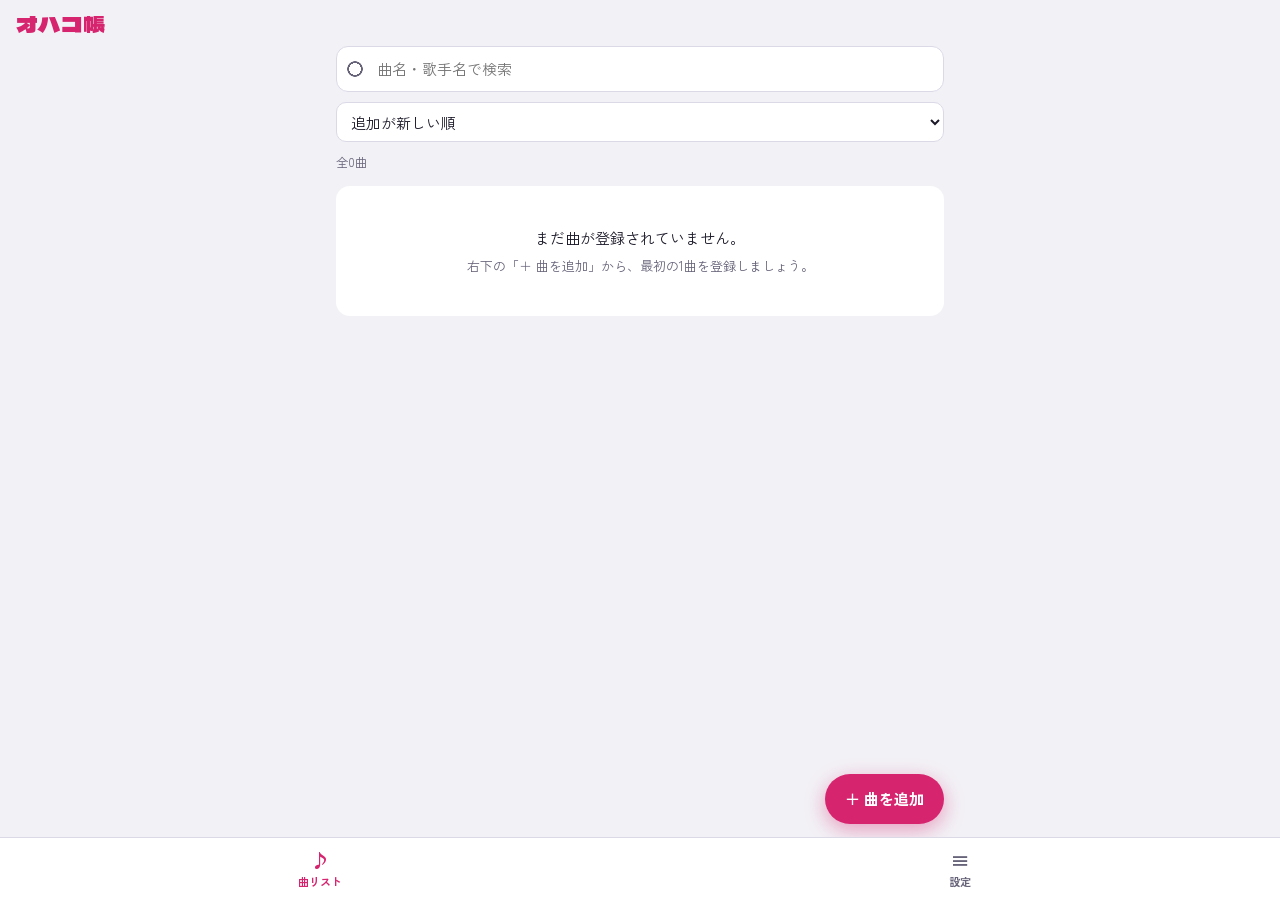
<file: index.html>
<!doctype html>
<html lang="ja">
<head>
<meta charset="utf-8">
<meta name="viewport" content="width=device-width,initial-scale=1,viewport-fit=cover">
<title>オハコ帳</title>
<meta name="theme-color" content="#D6246E">
<link rel="manifest" href="manifest.json">
<link rel="icon" href="icon.svg" type="image/svg+xml">
<link rel="apple-touch-icon" href="icon-192.png">
<meta name="apple-mobile-web-app-capable" content="yes">
<meta name="apple-mobile-web-app-title" content="オハコ帳">
<link rel="preconnect" href="https://fonts.googleapis.com">
<link rel="preconnect" href="https://fonts.gstatic.com" crossorigin>
<link rel="stylesheet" href="https://fonts.googleapis.com/css2?family=Dela+Gothic+One&family=Zen+Kaku+Gothic+New:wght@400;500;700&display=swap">
<link rel="stylesheet" href="style.css?v=9">
</head>
<body>

<header class="topbar">
  <div class="brand">
    <span class="brand-name">オハコ帳</span>
  </div>
</header>

<main id="main">


  <!-- 曲リスト -->
  <section class="view" id="view-songs" hidden>
    <div class="toolbar">
      <label class="search">
        <span class="visually-hidden">曲名・歌手名で検索</span>
        <input type="search" id="searchInput" placeholder="曲名・歌手名で検索" autocomplete="off">
      </label>
      <div class="toolbar-row">
        <select id="sortSelect" aria-label="並べ替え">
          <option value="new">追加が新しい順</option>
          <option value="title">曲名順</option>
          <option value="artist">歌手名順</option>
        </select>
      </div>
      <p class="range-note" id="rangeNote"></p>
    </div>
    <ul class="song-list" id="songList"></ul>
    <div class="empty" id="songsEmpty" hidden></div>
    <button class="fab" id="addSongBtn" type="button" aria-label="曲を追加">＋ 曲を追加</button>
  </section>

  <!-- 設定 -->
  <section class="view" id="view-settings" hidden>
    <h1 class="view-title">設定</h1>
    <div class="settings">
      <div class="info-block">
        <h2>データの保存場所</h2>
        <p id="dataInfo"></p>
        <p>データはこのスマホ(またはパソコン)のブラウザの中だけに保存されます。別の端末とは共有されません。ブラウザのデータを消したり機種変更したりすると記録も消えるので、ときどきバックアップしてください。</p>
      </div>

      <div class="info-block">
        <h2>バックアップ</h2>
        <p id="backupInfo"></p>
        <div class="backup-actions">
          <button class="btn btn-primary" id="exportBtn" type="button">ファイルに保存</button>
          <button class="btn" id="importBtn" type="button">ファイルから戻す</button>
        </div>
        <input type="file" id="importFile" accept=".json,application/json" hidden>
        <p class="hint" id="importStatus" hidden></p>
        <div class="import-confirm" id="importConfirm" hidden>
          <p id="importSummary"></p>
          <div class="backup-actions">
            <button class="btn btn-danger" id="importOk" type="button">置き換えて読み込む</button>
            <button class="btn" id="importCancel" type="button">やめる</button>
          </div>
        </div>
        <p class="hint">保存したファイルを別の端末で「ファイルから戻す」と、データを引っ越しできます。</p>
      </div>

      <div class="info-block">
        <h2>YouTube</h2>
        <p id="ytInfo"></p>
      </div>

      <button class="btn btn-ghost-danger" id="clearLocalBtn" type="button">この端末のデータをすべて消す</button>
    </div>
  </section>
</main>

<nav class="tabbar" id="tabbar" hidden>
  <button type="button" data-view="songs" class="tab is-active"><span class="tab-ico">♪</span>曲リスト</button>
  <button type="button" data-view="settings" class="tab"><span class="tab-ico">≡</span>設定</button>
</nav>

<!-- 曲の詳細 -->
<dialog class="sheet" id="detailDialog" aria-labelledby="detailTitle">
  <div class="sheet-head">
    <button class="icon-btn" type="button" data-close aria-label="閉じる">✕</button>
  </div>
  <div class="sheet-body" id="detailBody"></div>
</dialog>

<!-- 曲の追加・編集 -->
<dialog class="sheet" id="formDialog" aria-labelledby="formTitle">
  <div class="sheet-head">
    <h2 id="formTitle">曲を追加</h2>
    <button class="icon-btn" type="button" data-close aria-label="閉じる">✕</button>
  </div>
  <form class="sheet-body song-form" id="songForm" novalidate>
    <div class="form-yt" id="formYt" hidden>
      <label for="fYtQuery" class="form-yt-label">YouTubeで探して追加</label>
      <div class="yt-search">
        <input type="search" id="fYtQuery" placeholder="曲名や歌手名" enterkeyhint="search" autocomplete="off">
        <button class="btn btn-sm btn-primary" type="button" id="fYtBtn">検索</button>
      </div>
      <p class="hint" id="fYtStatus" hidden></p>
      <ul class="yt-results" id="fYtResults"></ul>
      <p class="form-divider"><span>曲名・歌手名を確認・手入力</span></p>
    </div>
    <div class="field">
      <label for="fTitle">曲名 <span class="req">必須</span></label>
      <input type="text" id="fTitle" required maxlength="100">
    </div>
    <div class="field">
      <label for="fArtist">歌手名</label>
      <input type="text" id="fArtist" maxlength="100">
    </div>
    <div class="field">
      <label for="fVideo">動画のURL(任意)</label>
      <input type="url" id="fVideo" placeholder="https://www.youtube.com/watch?v=…" inputmode="url">
    </div>
    <p class="form-error" id="formError" hidden></p>
    <div class="form-actions">
      <button class="btn btn-primary" type="submit" id="formSubmit">追加する</button>
    </div>
  </form>
</dialog>

<div class="toast" id="toast" role="status" aria-live="polite" hidden></div>

<script src="config.js?v=9"></script>
<script src="notes.js?v=9"></script>
<script src="app.js?v=9"></script>
</body>
</html>
</file>
<file: style.css>
/* 片手で操作するスマホ用の縦1列。下に固定タブ、詳細は下から出るシート。 */
:root {
  --bg: #F2F1F6;
  --surface: #FFFFFF;
  --surface-2: #E9E7F0;
  --ink: #1C1A29;
  --muted: #676379;
  --line: #DCD9E6;
  --accent: #D6246E;
  --accent-ink: #FFFFFF;
  --accent-soft: #FBE3EC;
  --note: #1C7385;
  --note-soft: #DDF0F3;
  --ok: #24804F;
  --ok-soft: #DDF2E5;
  --warn: #A65A00;
  --warn-soft: #FBEBD5;
  --danger: #B3261E;
  --dam: #C8102E;
  --joy: #E85A0C;
  --shadow: 0 1px 2px rgba(28, 26, 41, .06), 0 4px 16px rgba(28, 26, 41, .06);

  --font-display: "Dela Gothic One", "Hiragino Sans", "Yu Gothic", sans-serif;
  --font-num: "Zen Kaku Gothic New", "Hiragino Sans", "Yu Gothic", "Meiryo", sans-serif;
  --font-body: "Zen Kaku Gothic New", "Hiragino Sans", "Hiragino Kaku Gothic ProN", "Yu Gothic", "Meiryo", sans-serif;

  --radius: 14px;
  --tabbar-h: 62px;
  color-scheme: light;
}
@media (prefers-color-scheme: dark) {
  :root {
    --bg: #13111B;
    --surface: #1D1A28;
    --surface-2: #272336;
    --ink: #ECEAF4;
    --muted: #A19DB5;
    --line: #322D44;
    --accent: #FF4D93;
    --accent-ink: #1A0710;
    --accent-soft: #3A1628;
    --note: #5CC6D8;
    --note-soft: #163038;
    --ok: #5FCF8E;
    --ok-soft: #173325;
    --warn: #F0A848;
    --warn-soft: #3A2A12;
    --danger: #FF7A70;
    --dam: #FF5A72;
    --joy: #FF8A4A;
    --shadow: 0 1px 2px rgba(0, 0, 0, .3);
    color-scheme: dark;
  }
}

* { box-sizing: border-box; }
html, body { margin: 0; }
body {
  background: var(--bg);
  color: var(--ink);
  font-family: var(--font-body);
  font-size: 15px;
  line-height: 1.6;
  -webkit-text-size-adjust: 100%;
  -webkit-tap-highlight-color: transparent;
  padding-bottom: calc(var(--tabbar-h) + env(safe-area-inset-bottom, 0px) + 72px);
}
img { max-width: 100%; display: block; }
button, input, select { font: inherit; color: inherit; }
:focus-visible { outline: 2px solid var(--accent); outline-offset: 2px; }
.visually-hidden { position: absolute; width: 1px; height: 1px; overflow: hidden; clip: rect(0 0 0 0); white-space: nowrap; }
[hidden] { display: none !important; }

/* ---------- 上部バー ---------- */
.topbar {
  position: sticky; top: 0; z-index: 10;
  display: flex; align-items: center; justify-content: space-between; gap: 12px;
  padding: calc(10px + env(safe-area-inset-top, 0px)) 16px 10px;
  background: color-mix(in srgb, var(--bg) 88%, transparent);
  backdrop-filter: blur(10px);
  -webkit-backdrop-filter: blur(10px);
}
.brand { display: flex; align-items: baseline; gap: 10px; min-width: 0; }
.brand-name { font-family: var(--font-display); font-size: 22px; letter-spacing: .02em; color: var(--accent); line-height: 1.2; }
.mode-badge { font-size: 11px; font-weight: 700; padding: 2px 8px; border-radius: 99px; background: var(--warn-soft); color: var(--warn); white-space: nowrap; }
.user-chip {
  border: 1px solid var(--line); background: var(--surface); border-radius: 99px;
  padding: 4px 12px; font-size: 13px; max-width: 45%; overflow: hidden; text-overflow: ellipsis; white-space: nowrap; cursor: pointer;
}

main { max-width: 640px; margin: 0 auto; padding-inline: 16px; }
.view-title { font-family: var(--font-display); font-weight: 400; font-size: 24px; margin: 8px 0 16px; letter-spacing: .02em; }
.hint { color: var(--muted); font-size: 13px; margin: 6px 0 0; }

/* ---------- ボタン類 ---------- */
.btn {
  display: inline-flex; align-items: center; justify-content: center; gap: 6px;
  min-height: 44px; padding: 8px 18px; border-radius: 12px;
  border: 1px solid var(--line); background: var(--surface); color: var(--ink);
  font-weight: 700; cursor: pointer; text-decoration: none;
}
.btn:disabled { opacity: .45; cursor: default; }
.btn-primary { background: var(--accent); border-color: var(--accent); color: var(--accent-ink); }
.btn-danger { background: var(--danger); border-color: var(--danger); color: #fff; }
.btn-ghost-danger { color: var(--danger); background: transparent; }
.btn-wide { width: 100%; }
.btn-lg { min-height: 52px; font-size: 16px; padding-inline: 28px; }
.btn-sm { min-height: 36px; padding: 4px 12px; font-size: 13px; border-radius: 10px; }
.icon-btn {
  width: 40px; height: 40px; border-radius: 50%; border: 0; background: var(--surface-2);
  color: var(--muted); font-size: 16px; cursor: pointer; flex: none;
}

/* ---------- ログイン ---------- */
.login-card { text-align: center; padding-block: 18vh 40px; display: grid; gap: 24px; justify-items: center; }
.login-lead { font-size: 18px; font-weight: 700; margin: 0; }

/* ---------- 曲リスト ---------- */
.toolbar { display: grid; gap: 10px; margin-bottom: 14px; }
.search input {
  width: 100%; min-height: 46px; padding: 10px 14px 10px 40px;
  border-radius: 12px; border: 1px solid var(--line); background: var(--surface);
  background-image: radial-gradient(circle at 18px 50%, transparent 6px, var(--muted) 6px, var(--muted) 7.5px, transparent 8px);
  background-repeat: no-repeat;
}
.toolbar-row { display: flex; gap: 8px; flex-wrap: wrap; }
.toolbar-row select {
  flex: 1 1 160px; min-height: 40px; border-radius: 10px; border: 1px solid var(--line);
  background: var(--surface); padding: 6px 10px;
}
.chip-toggle {
  min-height: 40px; padding: 6px 14px; border-radius: 99px; border: 1px solid var(--line);
  background: var(--surface); font-weight: 700; font-size: 13px; cursor: pointer;
}
.chip-toggle[aria-pressed="true"] { background: var(--note); border-color: var(--note); color: var(--surface); }
.chip-toggle:disabled { opacity: .5; cursor: default; }
.range-note { margin: 0; font-size: 12px; color: var(--muted); font-variant-numeric: tabular-nums; }

.song-list { list-style: none; margin: 0; padding: 0; display: grid; gap: 8px; }
.song-card {
  width: 100%; display: grid; grid-template-columns: 96px minmax(0, 1fr); gap: 12px; align-items: center;
  padding: 8px 12px 8px 8px; border-radius: var(--radius); border: 0; background: var(--surface);
  box-shadow: var(--shadow); text-align: left; cursor: pointer;
}
.song-card:active { transform: scale(.99); }
.thumb { width: 96px; aspect-ratio: 16 / 9; border-radius: 9px; overflow: hidden; background: var(--surface-2); max-width: 100%; }
.thumb img { width: 100%; height: 100%; object-fit: cover; }
.thumb-empty { display: grid; place-items: center; }
.thumb-note { font-family: var(--font-display); font-size: 14px; color: var(--note); }
.song-main { min-width: 0; }
.song-title { font-weight: 700; line-height: 1.35; overflow: hidden; text-overflow: ellipsis; white-space: nowrap; }
.fav-star { color: var(--accent); margin-right: 4px; }
.song-artist { font-size: 12px; color: var(--muted); overflow: hidden; text-overflow: ellipsis; white-space: nowrap; }
.song-last { font-size: 11px; color: var(--muted); margin-top: 2px; font-variant-numeric: tabular-nums; }
.chips { display: flex; flex-wrap: wrap; gap: 4px; margin-top: 4px; }
.chip { font-size: 11px; font-weight: 700; padding: 1px 7px; border-radius: 6px; white-space: nowrap; line-height: 1.6; }
.chip-note { background: var(--note-soft); color: var(--note); }
.chip-muted { background: var(--surface-2); color: var(--muted); font-weight: 500; }
.chip-ok { background: var(--ok-soft); color: var(--ok); }
.chip-key { background: var(--warn-soft); color: var(--warn); }
.chip-warn { background: var(--surface-2); color: var(--muted); }
.chip-best { background: var(--accent-soft); color: var(--accent); }
.song-score { display: grid; justify-items: end; font-variant-numeric: tabular-nums; }
.score-num { font-family: var(--font-num); font-weight: 700; font-size: 18px; line-height: 1.2; font-variant-numeric: tabular-nums; }
.score-label { font-family: var(--font-num); font-weight: 700; font-size: 12px; color: var(--muted); font-variant-numeric: tabular-nums; }

.empty { text-align: center; padding: 40px 12px; background: var(--surface); border-radius: var(--radius); }
.empty p { margin: 0; }
.empty .hint { margin-top: 6px; }

.fab {
  position: fixed; z-index: 9;
  right: max(16px, calc((100vw - 640px) / 2 + 16px));
  bottom: calc(var(--tabbar-h) + env(safe-area-inset-bottom, 0px) + 14px);
  min-height: 50px; padding: 10px 20px; border-radius: 99px; border: 0;
  background: var(--accent); color: var(--accent-ink); font-weight: 700; font-size: 15px;
  box-shadow: 0 6px 20px color-mix(in srgb, var(--accent) 40%, transparent); cursor: pointer;
}

/* ---------- 下部タブ ---------- */
.tabbar {
  position: fixed; left: 0; right: 0; bottom: 0; z-index: 10;
  display: grid; grid-template-columns: repeat(2, 1fr);
  padding-bottom: env(safe-area-inset-bottom, 0px);
  background: var(--surface); border-top: 1px solid var(--line);
}
.tab {
  height: var(--tabbar-h); border: 0; background: none; color: var(--muted);
  display: grid; place-content: center; justify-items: center; gap: 0; font-size: 11px; font-weight: 700; cursor: pointer;
}
.tab-ico { font-size: 19px; line-height: 1.3; }
.tab.is-active { color: var(--accent); }

/* ---------- シート(ダイアログ) ---------- */
.sheet {
  width: 100%; max-width: 640px; max-height: 92dvh; margin: auto auto 0;
  padding: 0; border: 0; border-radius: 20px 20px 0 0;
  background: var(--bg); color: var(--ink); overflow-y: auto; overscroll-behavior: contain;
}
.sheet::backdrop { background: rgba(10, 8, 18, .5); }
.sheet[open] { animation: sheet-up .22s ease-out; }
@keyframes sheet-up { from { transform: translateY(24px); opacity: .6; } to { transform: none; opacity: 1; } }
@media (min-width: 700px) { .sheet { margin: auto; border-radius: 20px; } }
.sheet-head {
  position: sticky; top: 0; z-index: 2; display: flex; align-items: center; justify-content: space-between; gap: 12px;
  padding: 10px 12px 6px 16px; background: var(--bg);
}
#detailDialog .sheet-head { justify-content: flex-end; position: absolute; right: 0; background: none; }
.sheet-head h2 { margin: 0; font-size: 17px; }
.sheet-body { padding: 0 16px calc(24px + env(safe-area-inset-bottom, 0px)); display: grid; gap: 16px; }
#detailBody { padding-top: 0; }
#detailRest { display: grid; gap: 16px; }

.media { aspect-ratio: 16 / 9; width: calc(100% + 32px); margin-inline: -16px; background: #000; max-width: none; }
.media iframe { width: 100%; height: 100%; border: 0; display: block; }
.media-thumb { position: relative; border: 0; padding: 0; cursor: pointer; display: block; }
.media-thumb img { width: 100%; height: 100%; object-fit: cover; }
.play {
  position: absolute; inset: 0; margin: auto; width: 64px; height: 64px; border-radius: 50%;
  display: grid; place-items: center; background: var(--accent); color: var(--accent-ink); font-size: 24px; padding-left: 4px;
}
.media-empty { display: grid; place-items: center; background: var(--surface-2); color: var(--muted); font-size: 13px; aspect-ratio: 32 / 9; }

.detail-head { display: grid; gap: 10px; padding-top: 14px; }
.detail-title { margin: 0; font-size: 22px; line-height: 1.35; text-wrap: balance; }
.detail-artist { margin: -8px 0 0; color: var(--muted); }
.note-row { display: grid; grid-template-columns: repeat(3, minmax(0, 1fr)); gap: 8px; }
.note-row-2 { grid-template-columns: repeat(2, minmax(0, 1fr)); }
.link-btn.link-full { flex-basis: 100%; }
.note-box { background: var(--surface); border-radius: 12px; padding: 8px 10px; display: grid; min-width: 0; }
.note-label { font-size: 11px; color: var(--muted); font-weight: 700; letter-spacing: .04em; }
.note-val { font-family: var(--font-num); font-weight: 700; font-size: 18px; line-height: 1.35; font-variant-numeric: tabular-nums; overflow-wrap: anywhere; }
.note-sci { font-size: 11px; color: var(--muted); }
.key-text { margin: 0; font-weight: 700; color: var(--note); }
.fav-btn.is-on { background: var(--accent-soft); border-color: transparent; color: var(--accent); }

.links { display: flex; flex-wrap: wrap; gap: 8px; }
.link-btn {
  flex: 1 1 calc(50% - 4px); min-height: 44px; display: grid; place-items: center; text-align: center;
  padding: 6px 10px; border-radius: 12px; background: var(--surface); border: 1px solid var(--line);
  color: var(--ink); text-decoration: none; font-weight: 700; font-size: 13px;
}
.link-dam { color: var(--dam); }
.link-joy { color: var(--joy); }

.detail-sec { display: grid; gap: 10px; background: var(--surface); border-radius: var(--radius); padding: 14px; }
.detail-sec h3 { margin: 0; font-size: 15px; }
.sec-head { display: flex; align-items: center; justify-content: space-between; gap: 8px; }
.detail-foot { background: transparent; padding: 0; }
.foot-actions { display: flex; gap: 8px; flex-wrap: wrap; }
.foot-actions .btn { flex: 1 1 auto; }

.yt-search { display: flex; gap: 8px; }
.yt-search input {
  flex: 1; min-width: 0; min-height: 40px; border-radius: 10px; border: 1px solid var(--line);
  background: var(--bg); padding: 6px 10px;
}
.yt-results { list-style: none; margin: 0; padding: 0; display: grid; gap: 6px; }
.yt-item {
  width: 100%; display: grid; grid-template-columns: 112px minmax(0, 1fr); gap: 10px; align-items: center;
  padding: 6px; border-radius: 10px; border: 1px solid transparent; background: var(--bg); text-align: left; cursor: pointer;
}
.yt-item.is-current { border-color: var(--accent); }
.yt-item img { width: 112px; aspect-ratio: 16 / 9; object-fit: cover; border-radius: 6px; }
.yt-text { display: grid; min-width: 0; }
.yt-title { font-size: 13px; font-weight: 700; line-height: 1.4; display: -webkit-box; -webkit-line-clamp: 2; -webkit-box-orient: vertical; overflow: hidden; }
.yt-ch { font-size: 11px; color: var(--muted); overflow: hidden; text-overflow: ellipsis; white-space: nowrap; }

.score-form input, .score-form select, .song-form input, .song-form select, .settings input, .settings select {
  width: 100%; min-height: 44px; padding: 8px 10px; border-radius: 10px;
  border: 1px solid var(--line); background: var(--bg);
}
.score-grid { display: grid; grid-template-columns: repeat(2, minmax(0, 1fr)); gap: 8px; }
.score-grid label, .field-pair label { display: grid; gap: 2px; font-size: 12px; color: var(--muted); font-weight: 700; }
.sg-score { grid-column: 1 / -1; }
.sg-score input { font-family: var(--font-num); font-size: 20px; font-weight: 700; color: var(--ink); font-variant-numeric: tabular-nums; }

.history { list-style: none; margin: 0; padding: 0; display: grid; }
.hist { display: flex; align-items: flex-start; gap: 8px; padding: 10px 0; border-top: 1px solid var(--line); }
.hist:first-child { border-top: 0; }
.hist-main { flex: 1; min-width: 0; display: flex; flex-wrap: wrap; align-items: baseline; column-gap: 8px; border: 0; background: none; padding: 0; text-align: left; cursor: pointer; color: inherit; }
.hist-edit { align-self: center; font-size: 12px; color: var(--muted); flex: none; }
.hist-editing { display: block; }
.score-edit { display: grid; gap: 10px; padding: 4px 0; }
.edit-actions { display: flex; flex-wrap: wrap; gap: 8px; }
.edit-actions .btn { flex: 1 1 auto; }
.hist-score { font-family: var(--font-num); font-weight: 700; font-size: 18px; font-variant-numeric: tabular-nums; }
.hist.is-best .hist-score { color: var(--accent); }
.hist-meta { font-size: 12px; color: var(--muted); width: 100%; }
.hist-memo { display: block; margin: 2px 0 0; font-size: 13px; width: 100%; overflow-wrap: anywhere; }
.hist-del { width: auto; min-width: 36px; height: 36px; padding: 0 10px; border-radius: 99px; font-size: 13px; }
.hist-del.is-confirm { background: var(--danger); color: #fff; font-weight: 700; }

/* ---------- フォーム ---------- */
.form-yt { display: grid; gap: 10px; }
.form-yt-label { font-size: 13px; font-weight: 700; }
.form-yt .yt-search input { background: var(--surface); }
.form-yt .yt-item { background: var(--surface); }
.form-divider { display: flex; align-items: center; gap: 10px; margin: 6px 0 0; color: var(--muted); font-size: 12px; }
.form-divider::before, .form-divider::after { content: ""; flex: 1; height: 1px; background: var(--line); }
.field { display: grid; gap: 4px; border: 0; padding: 0; margin: 0; min-width: 0; }
.field > label, .field > legend { font-size: 13px; font-weight: 700; padding: 0; }
.req { font-size: 10px; color: var(--accent); margin-left: 4px; }
.field-pair { display: grid; grid-template-columns: repeat(2, minmax(0, 1fr)); gap: 10px; }
.form-error { margin: 0; color: var(--danger); font-size: 13px; font-weight: 700; }
.form-actions { display: grid; }

/* ---------- 設定 ---------- */
.settings { display: grid; gap: 16px; }
.saved-msg { margin: -8px 0 0; color: var(--ok); font-weight: 700; font-size: 13px; }
.info-block { background: var(--surface); border-radius: var(--radius); padding: 14px; }
.info-block h2 { margin: 0 0 6px; font-size: 14px; }
.info-block { display: grid; gap: 8px; }
.info-block p { margin: 0; font-size: 13px; color: var(--muted); }
.info-block h2 { margin: 0; }
.backup-actions { display: flex; flex-wrap: wrap; gap: 8px; }
.backup-actions .btn { flex: 1 1 140px; }
.import-confirm { display: grid; gap: 8px; padding: 12px; border-radius: 12px; background: var(--warn-soft); }
.import-confirm p { color: var(--ink); font-weight: 700; }

/* ---------- トースト ---------- */
.toast {
  position: fixed; z-index: 50; left: 50%; transform: translateX(-50%);
  bottom: calc(var(--tabbar-h) + env(safe-area-inset-bottom, 0px) + 76px);
  max-width: calc(100vw - 32px); padding: 10px 18px; border-radius: 99px;
  background: var(--ink); color: var(--bg); font-weight: 700; font-size: 14px; box-shadow: var(--shadow);
}

@media (prefers-reduced-motion: reduce) {
  .sheet[open] { animation: none; }
}
</file>
